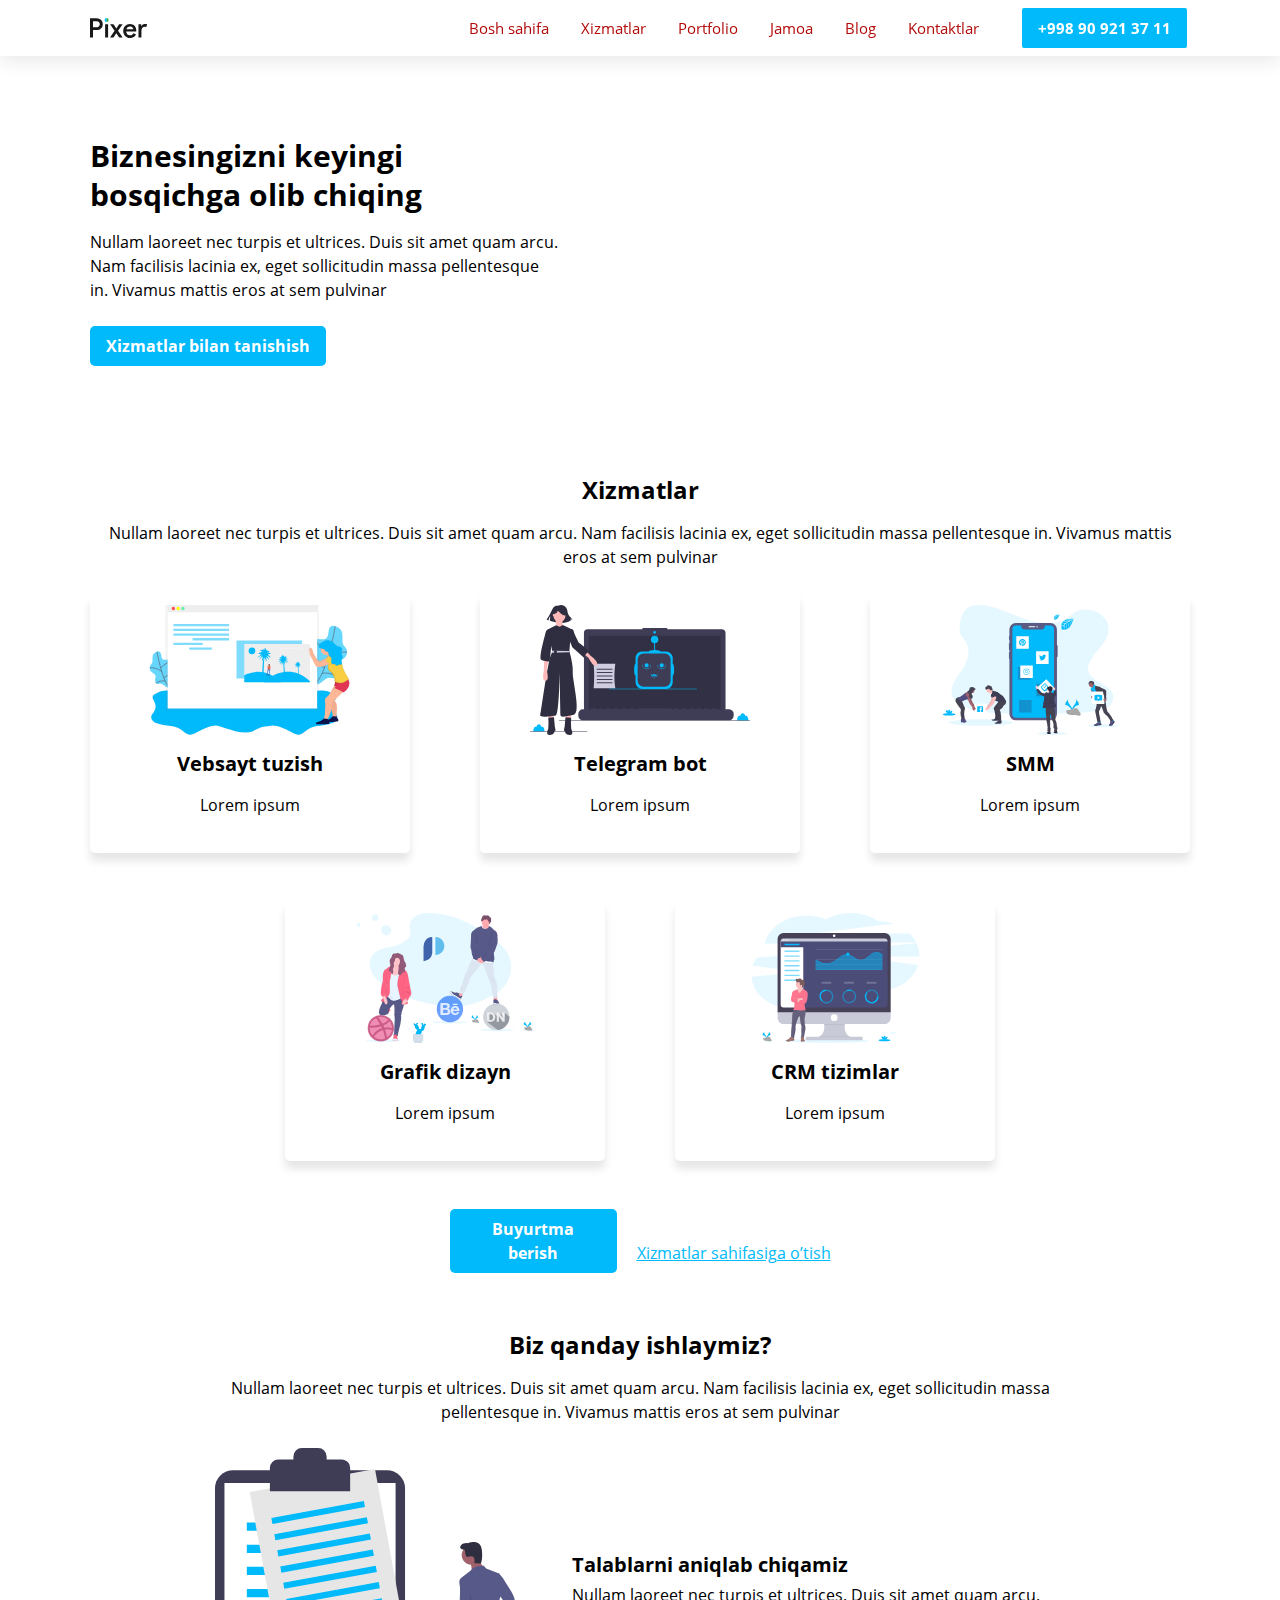
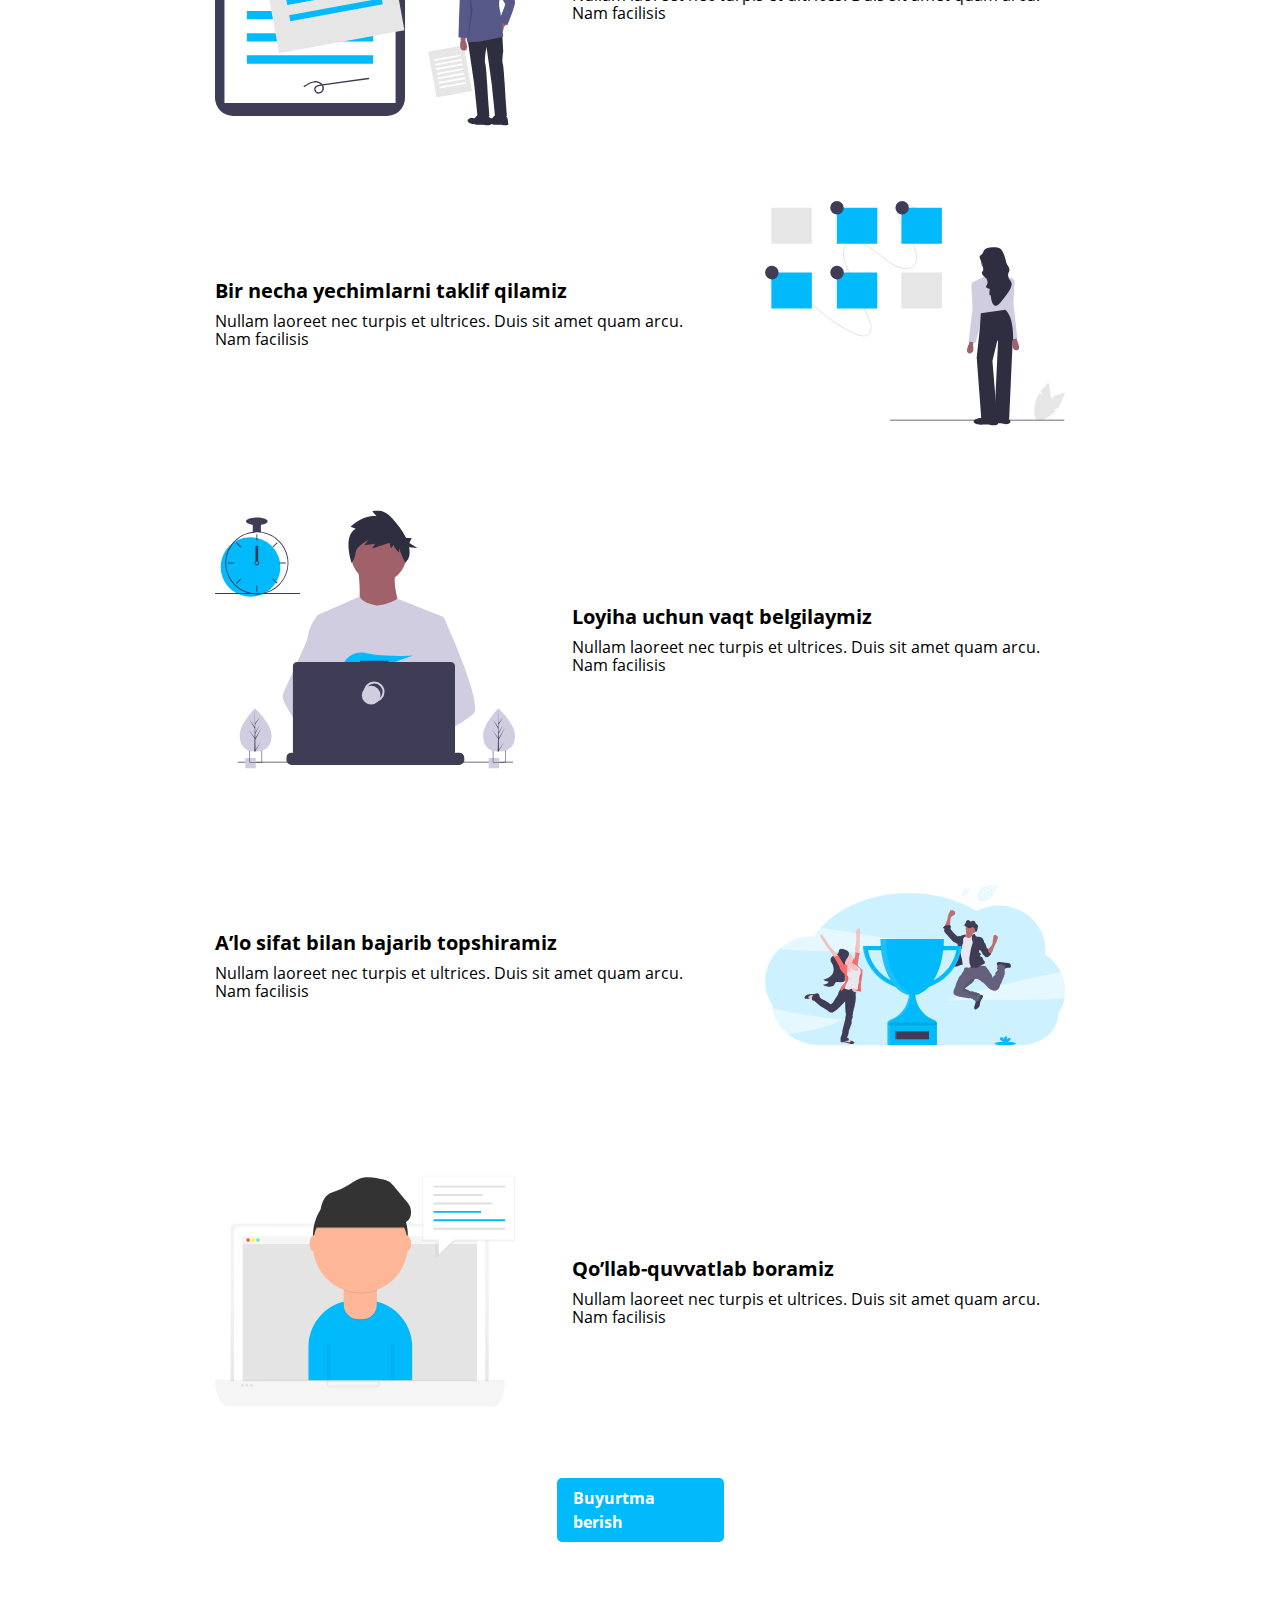
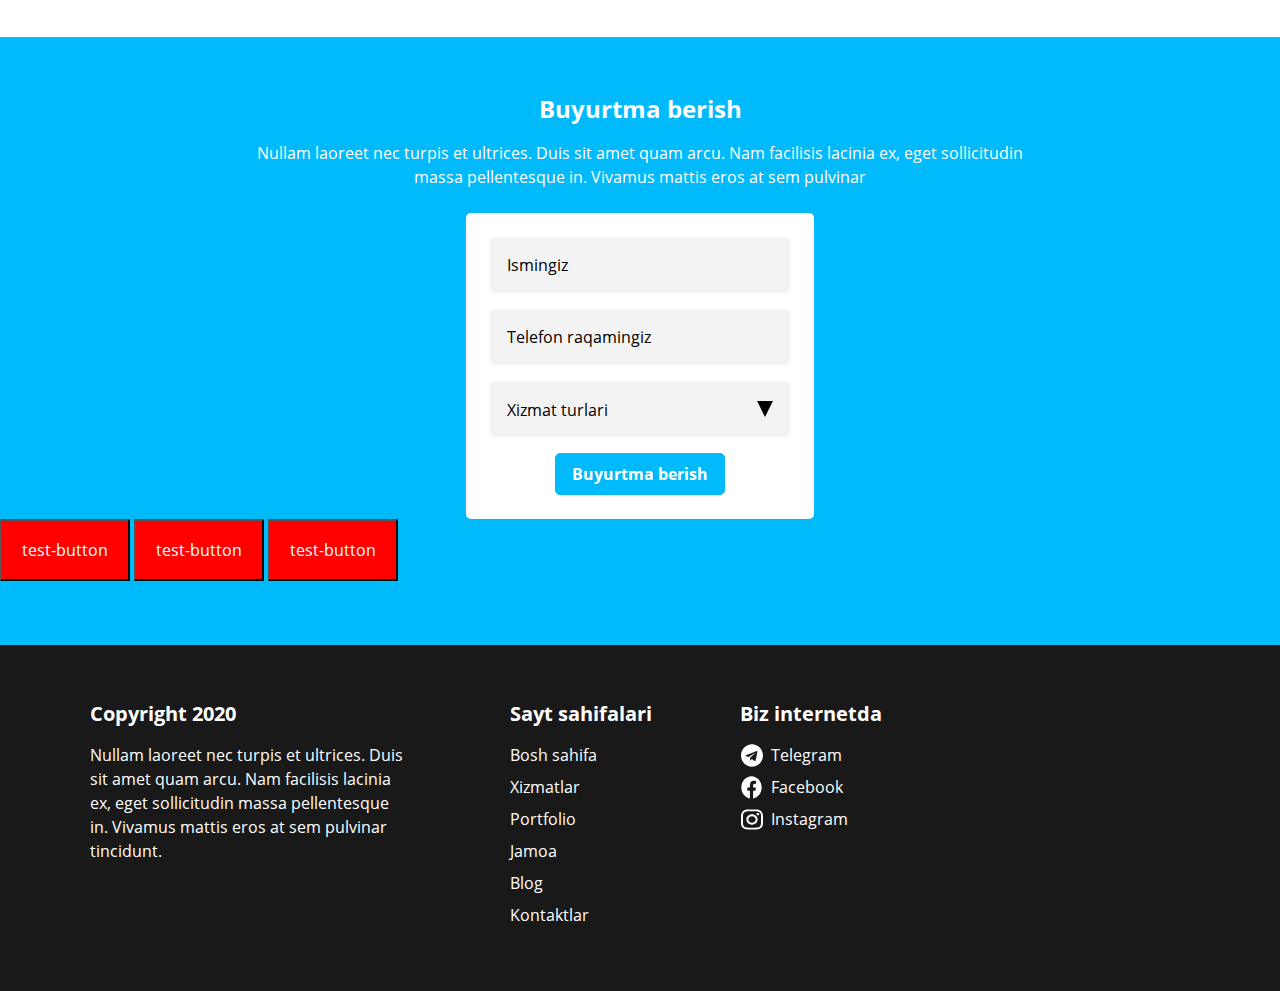
<file: index.html>
<!DOCTYPE html>
<html lang="en">
  <head>
    <meta charset="UTF-8" />
    <meta http-equiv="X-UA-Compatible" content="IE=edge" />
    <meta name="viewport" content="width=device-width, initial-scale=1.0" />
    <link rel="stylesheet" href="./css/normalize.css" />
    <!-- <link rel="stylesheet" href="./css/main.min.css" /> -->
    <link rel="stylesheet" href="./css/main.css" />
    <title>Document</title>
  </head>
  <body>
    <!-- header part -->
    <header class="header">
      <div class="container">
        <div class="header-wrapper">
          <a class="header-logo-link" href="#"
            ><img
              class="header-logo"
              src="./images/pixer-logo.svg"
              alt="a logo of Pixer"
              width="58"
              height="20"
          /></a>
          <nav class="nav-bar">
            <ul class="nav-list">
              <li class="nav-item">
                <a class="nav-link" href="#">Bosh sahifa</a>
              </li>

              <li class="nav-item services">
                <a class="nav-link" href="./services.html">Xizmatlar</a>
                <!-- dropdown menu -->
                <ul class="nav-services-list">
                  <li class="nav-services-item">
                    <a class="nav-services-link" href="#">Vebsayt</a>
                  </li>

                  <li class="nav-services-item">
                    <a class="nav-services-link" href="#">Telegram bot</a>
                  </li>

                  <li class="nav-services-item">
                    <a class="nav-services-link" href="#">SMM</a>
                  </li>

                  <li class="nav-services-item">
                    <a class="nav-services-link" href="#">Grafik dizayn</a>
                  </li>

                  <li class="nav-services-item">
                    <a class="nav-services-link" href="#">CRM tizim</a>
                  </li>
                </ul>
                <!-- dropdown menu end -->
              </li>

              <li class="nav-item">
                <a class="nav-link" href="#">Portfolio</a>
              </li>

              <li class="nav-item">
                <a class="nav-link" href="#">Jamoa</a>
              </li>

              <li class="nav-item">
                <a class="nav-link" href="#">Blog</a>
              </li>

              <li class="nav-item">
                <a class="nav-link" href="#">Kontaktlar</a>
              </li>
            </ul>
          </nav>

          <a class="header-phone" href="tel:998909213711">+998 90 921 37 11</a>
        </div>
      </div>
    </header>

    <main>
      <!-- intro section -->
      <section class="intro">
        <div class="container">
          <div class="intro-wrapper">
            <div class="intro-wrapper-info">
              <h1 class="intro-info-heading">
                Biznesingizni keyingi bosqichga olib chiqing
              </h1>

              <p class="intro-info-paragraph">
                Nullam laoreet nec turpis et ultrices. Duis sit amet quam arcu.
                Nam facilisis lacinia ex, eget sollicitudin massa pellentesque
                in. Vivamus mattis eros at sem pulvinar
              </p>

              <a class="intro-info-link" href="#services"
                >Xizmatlar bilan tanishish</a
              >
            </div>

            <iframe
              class="intro-youtube-video"
              width="458"
              height="258"
              src="https://www.youtube.com/embed/6_pru8U2RmM"
              title="YouTube video player"
              allow="accelerometer; autoplay; clipboard-write; encrypted-media; gyroscope; picture-in-picture"
              allowfullscreen
            ></iframe>
          </div>
        </div>
      </section>

      <!-- services section -->
      <section class="services">
        <div class="container">
          <div id="services" class="services-wrapper">
            <h2 class="services-heading">Xizmatlar</h2>

            <p class="services-paragraph">
              Nullam laoreet nec turpis et ultrices. Duis sit amet quam arcu.
              Nam facilisis lacinia ex, eget sollicitudin massa pellentesque in.
              Vivamus mattis eros at sem pulvinar
            </p>

            <ul class="services-list">
              <li class="services-item veb-site">
                <a class="services-link" href="#"
                  ><h3 class="services-link-heading">Vebsayt tuzish</h3>
                  <p class="services-link-paragraph">Lorem ipsum</p></a
                >
              </li>

              <li class="services-item telegram-bot">
                <a class="services-link" href="#"
                  ><h3 class="services-link-heading">Telegram bot</h3>
                  <p class="services-link-paragraph">Lorem ipsum</p></a
                >
              </li>

              <li class="services-item smm">
                <a class="services-link" href="#"
                  ><h3 class="services-link-heading">SMM</h3>
                  <p class="services-link-paragraph">Lorem ipsum</p></a
                >
              </li>

              <li class="services-item design">
                <a class="services-link" href="#"
                  ><h3 class="services-link-heading">Grafik dizayn</h3>
                  <p class="services-link-paragraph">Lorem ipsum</p></a
                >
              </li>

              <li class="services-item crm">
                <a class="services-link" href="#"
                  ><h3 class="services-link-heading">CRM tizimlar</h3>
                  <p class="services-link-paragraph">Lorem ipsum</p></a
                >
              </li>
            </ul>

            <div class="services-links">
              <a class="link-to-order" href="#order-form">Buyurtma berish</a>
              <a class="link-to-services" href="#"
                >Xizmatlar sahifasiga o’tish</a
              >
            </div>
          </div>
        </div>
      </section>

      <!-- instruction section -->
      <section class="instruction">
        <div class="container container-small">
          <h2 class="instruction-heading">Biz qanday ishlaymiz?</h2>
          <p class="instruction-paragraph">
            Nullam laoreet nec turpis et ultrices. Duis sit amet quam arcu. Nam
            facilisis lacinia ex, eget sollicitudin massa pellentesque in.
            Vivamus mattis eros at sem pulvinar
          </p>

          <ol class="instruction-list">
            <li class="instruction-item demands">
              <div class="instruction-item-wrapper">
                <h3 class="instruction-item-heading">
                  Talablarni aniqlab chiqamiz
                </h3>
                <p class="instruction-item-paragraph">
                  Nullam laoreet nec turpis et ultrices. Duis sit amet quam
                  arcu. Nam facilisis
                </p>
              </div>
            </li>

            <li class="instruction-item solution">
              <div class="instruction-item-wrapper">
                <h3 class="instruction-item-heading">
                  Bir necha yechimlarni taklif qilamiz
                </h3>
                <p class="instruction-item-paragraph">
                  Nullam laoreet nec turpis et ultrices. Duis sit amet quam
                  arcu. Nam facilisis
                </p>
              </div>
            </li>

            <li class="instruction-item time">
              <div class="instruction-item-wrapper">
                <h3 class="instruction-item-heading">
                  Loyiha uchun vaqt belgilaymiz
                </h3>
                <p class="instruction-item-paragraph">
                  Nullam laoreet nec turpis et ultrices. Duis sit amet quam
                  arcu. Nam facilisis
                </p>
              </div>
            </li>

            <li class="instruction-item quality">
              <div class="instruction-item-wrapper">
                <h3 class="instruction-item-heading">
                  A’lo sifat bilan bajarib topshiramiz
                </h3>
                <p class="instruction-item-paragraph">
                  Nullam laoreet nec turpis et ultrices. Duis sit amet quam
                  arcu. Nam facilisis
                </p>
              </div>
            </li>

            <li class="instruction-item support">
              <div class="instruction-item-wrapper">
                <h3 class="instruction-item-heading">
                  Qo’llab-quvvatlab boramiz
                </h3>
                <p class="instruction-item-paragraph">
                  Nullam laoreet nec turpis et ultrices. Duis sit amet quam
                  arcu. Nam facilisis
                </p>
              </div>
            </li>
          </ol>

          <a class="link-to-order center" href="#order-form">Buyurtma berish</a>
        </div>
      </section>

      <!-- order form section -->
      <section id="order-form" class="order-form">
        <div class="container container-small">
          <h2 class="order-form-heading">Buyurtma berish</h2>

          <p class="order-form-paragraph">
            Nullam laoreet nec turpis et ultrices. Duis sit amet quam arcu. Nam
            facilisis lacinia ex, eget sollicitudin massa pellentesque in.
            Vivamus mattis eros at sem pulvinar
          </p>

          <form class="form-filling" action="#" method="POST">
            <input
              class="form-filling-input"
              name="user_name"
              type="text"
              placeholder="Ismingiz"
              required
            />

            <input
              class="form-filling-input"
              name="user_phone_number"
              type="tel"
              placeholder="Telefon raqamingiz"
              required
            />

            <select
              class="form-filling-input form-filling-select"
              name="user_service_choice"
              id="user_service_choice"
              required
            >
              <option value="" selected>Xizmat turlari</option>
              <option value="web_site">Vebsayt tuzish</option>
              <option value="telegram_bot">Telegram bot</option>
              <option value="smm">SMM</option>
              <option value="graphic_designer">Grafik dizayn</option>
              <option value="crm_systems">CRM tizimlar</option>
            </select>

            <button class="form-filling-button" type="submit">
              Buyurtma berish
            </button>
          </form>
        </div>
        <button class="button" type="button">test-button</button>
        <button class="button" type="button">test-button</button>
        <button class="button" type="button">test-button</button>
      </section>
    </main>

    <!-- footer part -->
    <footer class="footer">
      <div class="container">
        <div class="footer-wrapper">
          <div class="footer-rights">
            <h2 class="footer-heading">Copyright 2020</h2>

            <p class="footer-paragraph">
              Nullam laoreet nec turpis et ultrices. Duis sit amet quam arcu.
              Nam facilisis lacinia ex, eget sollicitudin massa pellentesque in.
              Vivamus mattis eros at sem pulvinar tincidunt.
            </p>
          </div>

          <div class="footer-pages">
            <h2 class="footer-heading">Sayt sahifalari</h2>
            <ul class="footer-list">
              <li class="footer-item">
                <a class="footer-link" href="#">Bosh sahifa</a>
              </li>

              <li class="footer-item">
                <a class="footer-link" href="#">Xizmatlar</a>
              </li>

              <li class="footer-item">
                <a class="footer-link" href="#">Portfolio</a>
              </li>

              <li class="footer-item">
                <a class="footer-link" href="#">Jamoa</a>
              </li>

              <li class="footer-item">
                <a class="footer-link" href="#">Blog</a>
              </li>

              <li class="footer-item">
                <a class="footer-link" href="#">Kontaktlar</a>
              </li>
            </ul>
          </div>

          <div class="footer-sites">
            <h2 class="footer-heading">Biz internetda</h2>
            <ul class="footer-list">
              <li class="footer-item pseudo telegram">
                <a
                  class="footer-link"
                  href="https://xn--80affa3aj0al.xn--80asehdb/#/login"
                  target="_blank"
                  >Telegram</a
                >
              </li>

              <li class="footer-item pseudo facebook">
                <a
                  class="footer-link"
                  href="https://www.googleadservices.com/pagead/aclk?sa=L&ai=DChcSEwia-bXn57vwAhVMu9UKHValBIsYABAAGgJ3cw&ae=2&ohost=www.google.com&cid=CAESQOD2Mo-J-kqwTE9XgtGqnvxPbgODMGAL-4sDoNOUkrKb7G5QtxkGcoBHPSUy90bLvr65lMOGISNRvPGaNb2hXoM&sig=AOD64_0RL-OAKFk4ry4wuZ9LUNogVmgsow&q&adurl&ved=2ahUKEwitn67n57vwAhVCCBAIHY4wBUUQ0Qx6BAgDEAE"
                  target="_blank"
                  >Facebook</a
                >
              </li>

              <li class="footer-item pseudo instagram">
                <a
                  class="footer-link"
                  href="https://www.instagram.com/"
                  target="_blank"
                  >Instagram</a
                >
              </li>
            </ul>
          </div>
        </div>
      </div>
    </footer>
  </body>
</html>
</file>
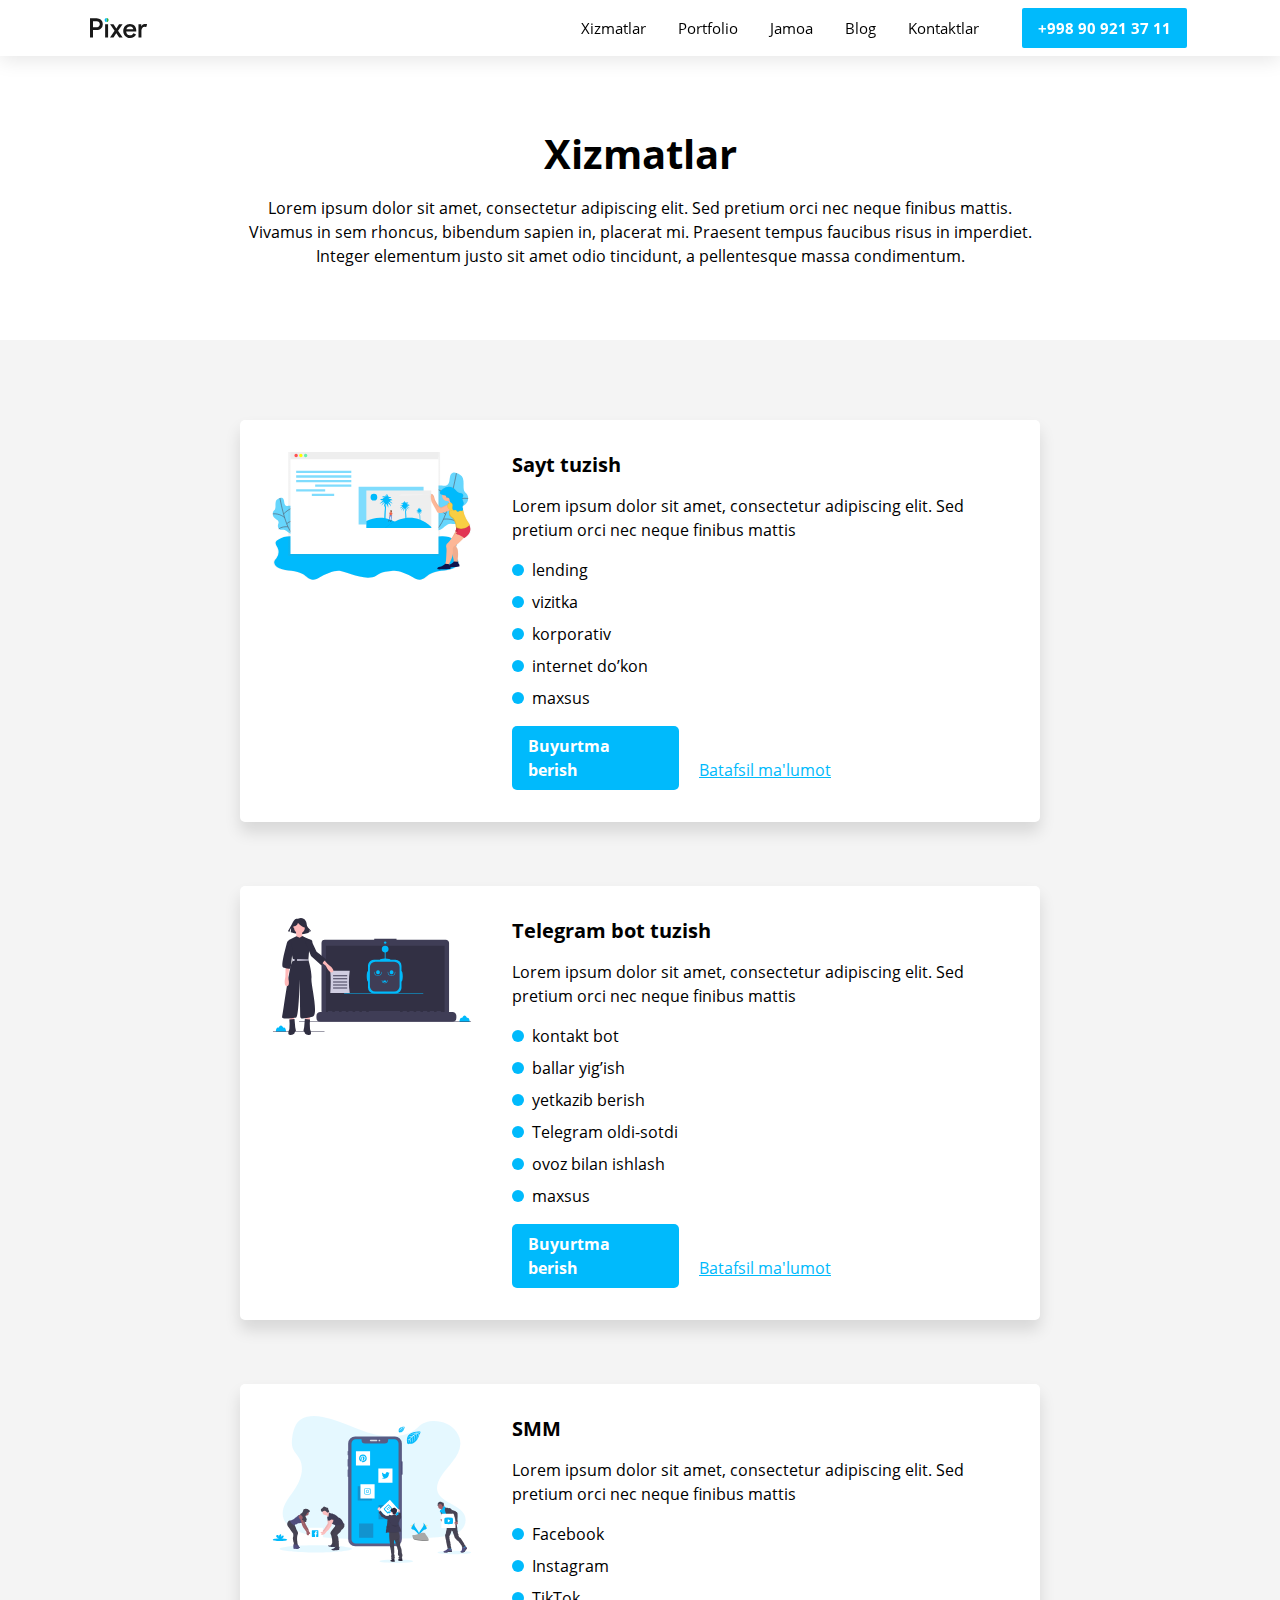
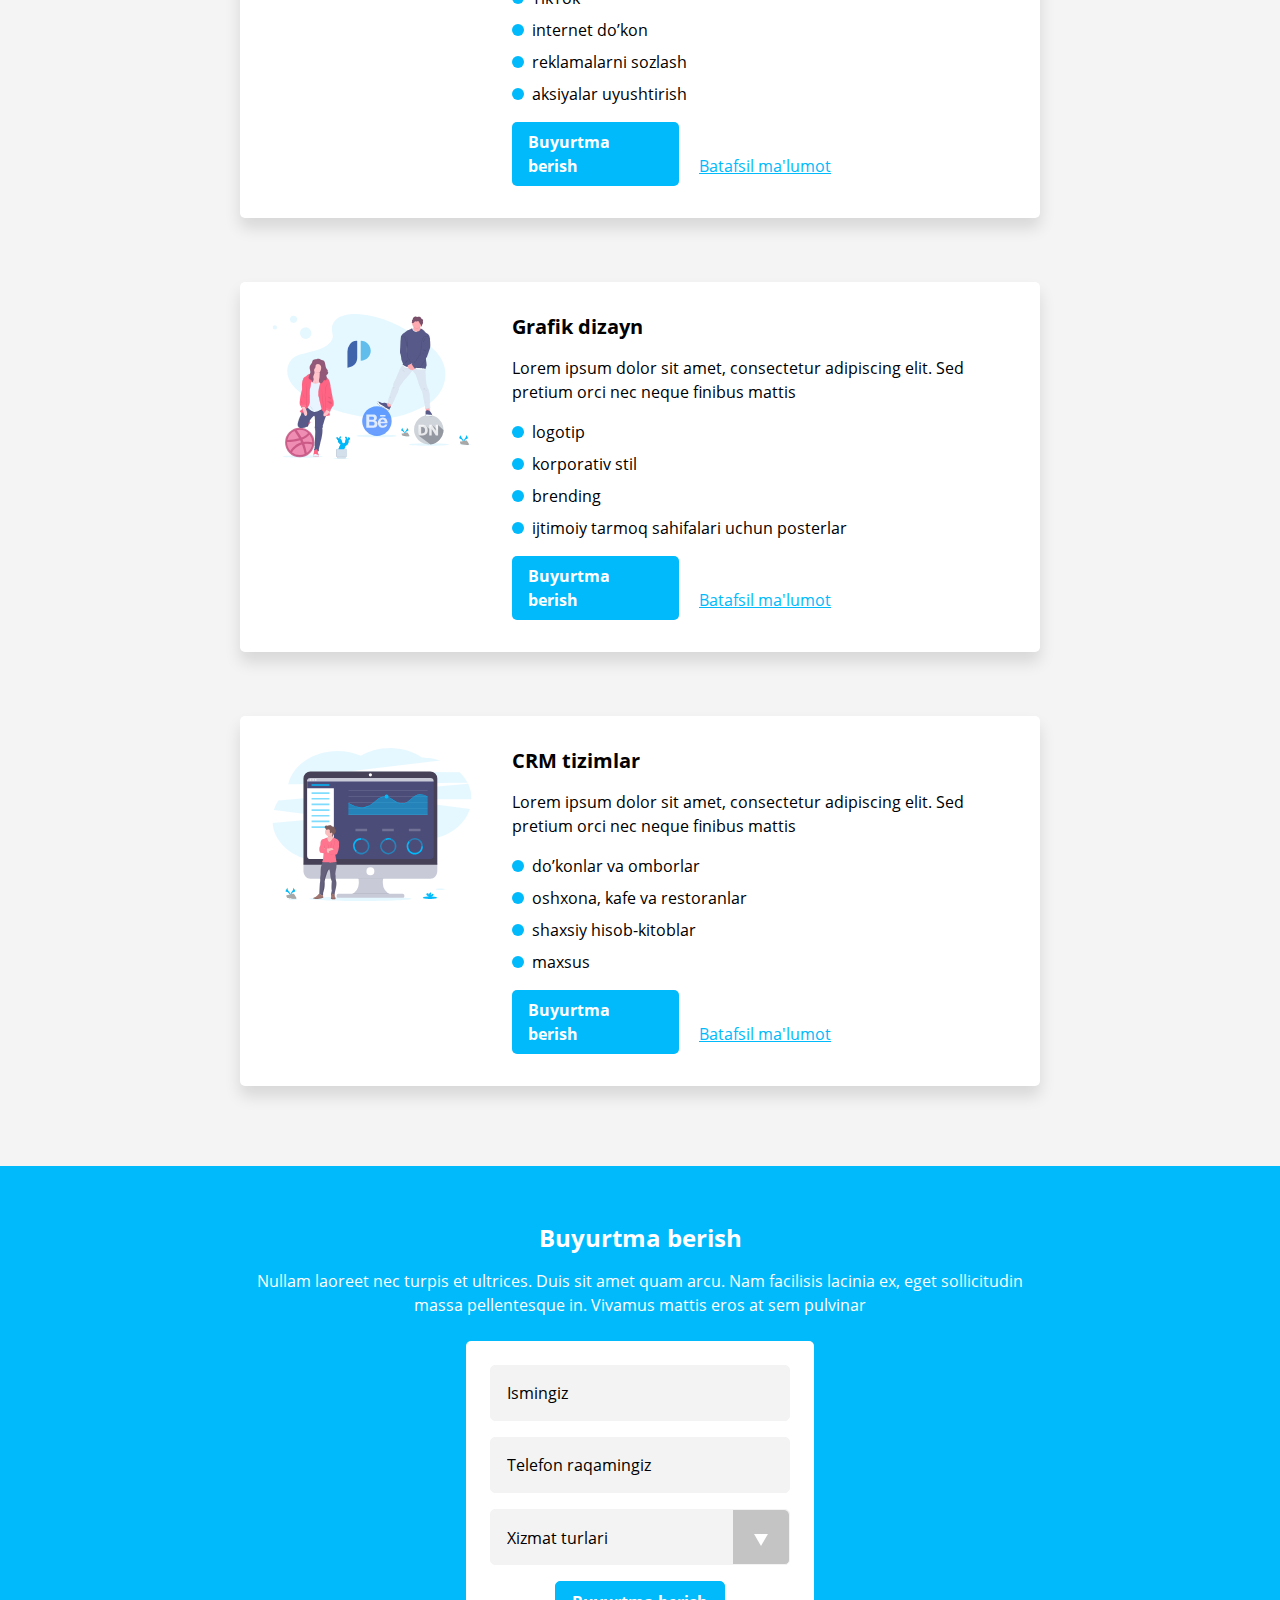
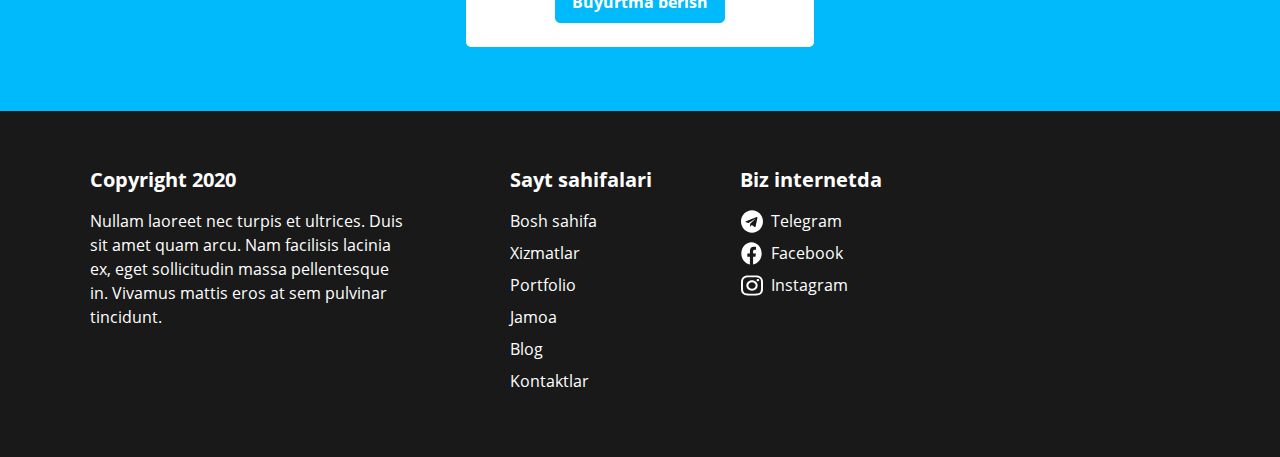
<file: services.html>
<!DOCTYPE html>
<html lang="en">
  <head>
    <meta charset="UTF-8" />
    <meta http-equiv="X-UA-Compatible" content="IE=edge" />
    <meta name="viewport" content="width=device-width, initial-scale=1.0" />
    <link rel="stylesheet" href="./css/normalize.css" />
    <link rel="stylesheet" href="./css/main.min.css" />
    <!-- <link rel="stylesheet" href="./css/main.css" /> -->
    <title>Document</title>
  </head>
  <body>
    <!-- header part -->
    <header class="header">
      <div class="container">
        <div class="header-wrapper">
          <a class="header-logo-link" href="#"
            ><img
              class="header-logo"
              src="./images/pixer-logo.svg"
              alt="a logo of Pixer"
              width="58"
              height="20"
          /></a>
          <nav class="nav-bar">
            <ul class="nav-list">
              <li class="nav-item services">
                <a class="nav-link" href="#">Xizmatlar</a>
                <!-- dropdown menu -->
                <ul class="nav-services-list">
                  <li class="nav-services-item">
                    <a class="nav-services-link" href="#">Vebsayt</a>
                  </li>

                  <li class="nav-services-item">
                    <a class="nav-services-link" href="#">Telegram bot</a>
                  </li>

                  <li class="nav-services-item">
                    <a class="nav-services-link" href="#">SMM</a>
                  </li>

                  <li class="nav-services-item">
                    <a class="nav-services-link" href="#">Grafik dizayn</a>
                  </li>

                  <li class="nav-services-item">
                    <a class="nav-services-link" href="#">CRM tizim</a>
                  </li>
                </ul>
                <!-- dropdown menu end -->
              </li>

              <li class="nav-item">
                <a class="nav-link" href="#">Portfolio</a>
              </li>

              <li class="nav-item">
                <a class="nav-link" href="#">Jamoa</a>
              </li>

              <li class="nav-item">
                <a class="nav-link" href="#">Blog</a>
              </li>

              <li class="nav-item">
                <a class="nav-link" href="#">Kontaktlar</a>
              </li>
            </ul>
          </nav>

          <a class="header-phone" href="tel:998909213711">+998 90 921 37 11</a>
        </div>
      </div>
    </header>

    <main>
      <!-- services page -->
      <section class="services-intro">
        <div class="container container-800">
          <h2 class="services-intro-heading">Xizmatlar</h2>
          <p class="services-intro-paragraph">
            Lorem ipsum dolor sit amet, consectetur adipiscing elit. Sed pretium
            orci nec neque finibus mattis. Vivamus in sem rhoncus, bibendum
            sapien in, placerat mi. Praesent tempus faucibus risus in imperdiet.
            Integer elementum justo sit amet odio tincidunt, a pellentesque
            massa condimentum.
          </p>
        </div>
      </section>

      <!-- services-list part -->
      <section class="services-info">
        <div class="container container-800">
          <ul class="services-info-list">
            <li class="services-info-item veb-site-info">
              <h3 class="card-heading">Sayt tuzish</h3>
              <p class="card-paragraph">
                Lorem ipsum dolor sit amet, consectetur adipiscing elit. Sed
                pretium orci nec neque finibus mattis
              </p>

              <ul class="card-list">
                <li class="card-item">lending</li>
                <li class="card-item">vizitka</li>
                <li class="card-item">korporativ</li>
                <li class="card-item">internet do’kon</li>
                <li class="card-item">maxsus</li>
              </ul>

              <div class="card-link-wrapper">
                <a class="link-to-order" href="#order-form">Buyurtma berish</a>
                <a class="link-to-services" href="#">Batafsil ma'lumot</a>
              </div>
            </li>

            <li class="services-info-item telegram-bot-info">
              <h3 class="card-heading">Telegram bot tuzish</h3>
              <p class="card-paragraph">
                Lorem ipsum dolor sit amet, consectetur adipiscing elit. Sed
                pretium orci nec neque finibus mattis
              </p>

              <ul class="card-list">
                <li class="card-item">kontakt bot</li>
                <li class="card-item">ballar yig’ish</li>
                <li class="card-item">yetkazib berish</li>
                <li class="card-item">Telegram oldi-sotdi</li>
                <li class="card-item">ovoz bilan ishlash</li>
                <li class="card-item">maxsus</li>
              </ul>

              <div class="card-link-wrapper">
                <a class="link-to-order" href="#order-form">Buyurtma berish</a>
                <a class="link-to-services" href="#">Batafsil ma'lumot</a>
              </div>
            </li>

            <li class="services-info-item smm-info">
              <h3 class="card-heading">SMM</h3>
              <p class="card-paragraph">
                Lorem ipsum dolor sit amet, consectetur adipiscing elit. Sed
                pretium orci nec neque finibus mattis
              </p>

              <ul class="card-list">
                <li class="card-item">Facebook</li>
                <li class="card-item">Instagram</li>
                <li class="card-item">TikTok</li>
                <li class="card-item">internet do’kon</li>
                <li class="card-item">reklamalarni sozlash</li>
                <li class="card-item">aksiyalar uyushtirish</li>
              </ul>

              <div class="card-link-wrapper">
                <a class="link-to-order" href="#order-form">Buyurtma berish</a>
                <a class="link-to-services" href="#">Batafsil ma'lumot</a>
              </div>
            </li>

            <li class="services-info-item design-info">
              <h3 class="card-heading">Grafik dizayn</h3>
              <p class="card-paragraph">
                Lorem ipsum dolor sit amet, consectetur adipiscing elit. Sed
                pretium orci nec neque finibus mattis
              </p>

              <ul class="card-list">
                <li class="card-item">logotip</li>
                <li class="card-item">korporativ stil</li>
                <li class="card-item">brending</li>
                <li class="card-item">
                  ijtimoiy tarmoq sahifalari uchun posterlar
                </li>
              </ul>

              <div class="card-link-wrapper">
                <a class="link-to-order" href="#order-form">Buyurtma berish</a>
                <a class="link-to-services" href="#">Batafsil ma'lumot</a>
              </div>
            </li>

            <li class="services-info-item crm-info">
              <h3 class="card-heading">CRM tizimlar</h3>
              <p class="card-paragraph">
                Lorem ipsum dolor sit amet, consectetur adipiscing elit. Sed
                pretium orci nec neque finibus mattis
              </p>

              <ul class="card-list">
                <li class="card-item">do’konlar va omborlar</li>
                <li class="card-item">oshxona, kafe va restoranlar</li>
                <li class="card-item">shaxsiy hisob-kitoblar</li>
                <li class="card-item">maxsus</li>
              </ul>

              <div class="card-link-wrapper">
                <a class="link-to-order" href="#order-form">Buyurtma berish</a>
                <a class="link-to-services" href="#">Batafsil ma'lumot</a>
              </div>
            </li>
          </ul>
        </div>
      </section>

      <!-- order form section -->
      <section id="order-form" class="order-form">
        <div class="container container-small">
          <h2 class="order-form-heading">Buyurtma berish</h2>

          <p class="order-form-paragraph">
            Nullam laoreet nec turpis et ultrices. Duis sit amet quam arcu. Nam
            facilisis lacinia ex, eget sollicitudin massa pellentesque in.
            Vivamus mattis eros at sem pulvinar
          </p>

          <form class="form-filling" action="#" method="POST">
            <input
              class="form-filling-input"
              name="user_name"
              type="text"
              placeholder="Ismingiz"
              required
            />

            <input
              class="form-filling-input"
              name="user_phone_number"
              type="tel"
              placeholder="Telefon raqamingiz"
              required
            />

            <select
              class="form-filling-input form-filling-select white-select-icon"
              name="user_service_choice"
              id="user_service_choice"
              required
            >
              <option value="" selected>Xizmat turlari</option>
              <option value="web_site">Vebsayt tuzish</option>
              <option value="telegram_bot">Telegram bot</option>
              <option value="smm">SMM</option>
              <option value="graphic_designer">Grafik dizayn</option>
              <option value="crm_systems">CRM tizimlar</option>
            </select>

            <button class="form-filling-button" type="submit">
              Buyurtma berish
            </button>
          </form>
        </div>
      </section>
    </main>

    <!-- footer part -->
    <footer class="footer">
      <div class="container">
        <div class="footer-wrapper">
          <div class="footer-rights">
            <h2 class="footer-heading">Copyright 2020</h2>

            <p class="footer-paragraph">
              Nullam laoreet nec turpis et ultrices. Duis sit amet quam arcu.
              Nam facilisis lacinia ex, eget sollicitudin massa pellentesque in.
              Vivamus mattis eros at sem pulvinar tincidunt.
            </p>
          </div>

          <div class="footer-pages">
            <h2 class="footer-heading">Sayt sahifalari</h2>
            <ul class="footer-list">
              <li class="footer-item">
                <a class="footer-link" href="#">Bosh sahifa</a>
              </li>

              <li class="footer-item">
                <a class="footer-link" href="#">Xizmatlar</a>
              </li>

              <li class="footer-item">
                <a class="footer-link" href="#">Portfolio</a>
              </li>

              <li class="footer-item">
                <a class="footer-link" href="#">Jamoa</a>
              </li>

              <li class="footer-item">
                <a class="footer-link" href="#">Blog</a>
              </li>

              <li class="footer-item">
                <a class="footer-link" href="#">Kontaktlar</a>
              </li>
            </ul>
          </div>

          <div class="footer-sites">
            <h2 class="footer-heading">Biz internetda</h2>
            <ul class="footer-list">
              <li class="footer-item pseudo telegram">
                <a
                  class="footer-link"
                  href="https://xn--80affa3aj0al.xn--80asehdb/#/login"
                  target="_blank"
                  >Telegram</a
                >
              </li>

              <li class="footer-item pseudo facebook">
                <a
                  class="footer-link"
                  href="https://www.googleadservices.com/pagead/aclk?sa=L&ai=DChcSEwia-bXn57vwAhVMu9UKHValBIsYABAAGgJ3cw&ae=2&ohost=www.google.com&cid=CAESQOD2Mo-J-kqwTE9XgtGqnvxPbgODMGAL-4sDoNOUkrKb7G5QtxkGcoBHPSUy90bLvr65lMOGISNRvPGaNb2hXoM&sig=AOD64_0RL-OAKFk4ry4wuZ9LUNogVmgsow&q&adurl&ved=2ahUKEwitn67n57vwAhVCCBAIHY4wBUUQ0Qx6BAgDEAE"
                  target="_blank"
                  >Facebook</a
                >
              </li>

              <li class="footer-item pseudo instagram">
                <a
                  class="footer-link"
                  href="https://www.instagram.com/"
                  target="_blank"
                  >Instagram</a
                >
              </li>
            </ul>
          </div>
        </div>
      </div>
    </footer>
  </body>
</html>
</file>
<file: css/main.css>
@font-face {
  font-family: "Open Sans";
  font-style: normal;
  font-weight: 400;
  src: local(""),
    url("../fonts/open-sans-v18-latin-regular.woff2") format("woff2"),
    url("../fonts/open-sans-v18-latin-regular.woff") format("woff");
}
@font-face {
  font-family: "Open Sans";
  font-style: normal;
  font-weight: 700;
  src: local(""), url("../fonts/open-sans-v18-latin-700.woff2") format("woff2"),
    url("../fonts/open-sans-v18-latin-700.woff") format("woff");
}

* {
  box-sizing: border-box;
}

body {
  margin: 0;
  padding: 0;
  padding-top: 56px;
  font-family: "Open Sans", Calibri, sans-serif;
}

.container {
  width: 1140px;
  padding: 0 20px;
  margin: 0 auto;
}

/* header part */

.header {
  position: fixed;
  top: 0;
  left: 0;
  z-index: 1000;
  width: 100%;
  background: #ffffff;
  box-shadow: 0px 4px 20px rgba(0, 0, 0, 0.1);
}

.header-wrapper {
  display: flex;
  align-items: center;
}

.header-logo-link {
  width: 58px;
  margin-right: auto;
}

.header-logo {
  display: block;
}

.header-logo:hover {
  opacity: 0.8;
}

.header-logo:active {
  opacity: 0.4;
}

.nav-bar {
}

.nav-list {
  display: flex;
  list-style: none;
  margin: 0;
  padding: 0;
}

.nav-item {
  position: relative;
  z-index: 1;
  display: inline-block;
  padding: 16px;
}

.nav-link {
  width: 100%;
  font-size: 15px;
  line-height: 24px;
  color: #b30a0a;
  text-decoration: none;
}

.nav-link::after {
  position: absolute;
  bottom: 0;
  left: 0;
  display: inline-block;
  display: none;
  width: 100%;
  height: 3px;
  background-color: #191919;
  content: "";
}
.button{
  display: inline-block;
  padding: 20px;
  background-color:red;
  color: white;
  text-align: center;
  margin: 0 auto;
}
.nav-item:hover .nav-link::after {
  display: block;
}

.nav-item:active .nav-link {
  color: #fff;
}

.nav-item:active {
  background: rgba(25, 25, 25, 0.7);
}

.nav-item:active .nav-link::after {
  display: none;
}

/* dropdown menu */
.services {
  position: relative;
  z-index: 1;
}

.services:hover .nav-services-list {
  display: block;
}

.nav-services-list {
  position: absolute;
  top: 100%;
  right: 50%;
  transform: translateX(50%);
  display: none;
  width: 124px;
  margin: 0;
  padding: 0;
  list-style: none;
  background: #ffffff;
  box-shadow: 0px 4px 24px rgba(0, 0, 0, 0.1);
  border-radius: 5px;
}

.nav-services-item {
}

.nav-services-item:hover .nav-services-link {
  color: #fff;
  background: #00bafc;
}

.nav-services-item:active .nav-services-link {
  opacity: 0.6;
}

.nav-services-link {
  display: inline-block;
  width: 100%;
  padding: 16px;
  color: #000000;
  text-decoration: none;
  font-size: 14px;
  line-height: 24px;
}

/* dropdown menu end */

.header-phone {
  display: inline-block;
  margin-left: 24px;
  padding: 8px 16px;
  color: #ffffff;
  text-decoration: none;
  font-weight: bold;
  font-size: 15px;
  line-height: 24px;
  border-radius: 5px;
  background-color: #00bafc;
  border: 3px solid #fff;
  border-radius: 5px;
}

.header-phone:hover {
  color: #00bafc;
  background-color: white;
  border: 3px solid #00bafc;
}

.header-phone:active {
  color: #fff;
  background: rgba(0, 186, 252, 0.6);
}

/* intro section */
.intro {
  padding: 80px 0;
}

.intro-wrapper {
  display: flex;
  justify-content: space-between;
}

.intro-wrapper-info {
  width: 470px;
}

.intro-info-heading {
  margin: 0;
  margin-bottom: 16px;
  font-size: 30px;
  line-height: 130%;
}

.intro-info-paragraph {
  margin: 0;
  margin-bottom: 24px;
  font-size: 16px;
  line-height: 24px;
}

.intro-info-link {
  display: inline-block;
  padding: 8px 16px;
  color: #ffffff;
  text-decoration: none;
  font-weight: bold;
  font-size: 16px;
  line-height: 24px;
  background: #00bafc;
  border-radius: 5px;
}

.intro-info-link:hover {
  background: rgba(0, 186, 252, 0.8);
}

.intro-info-link:active {
  background: rgba(0, 186, 252, 0.6);
}

.intro-youtube-video {
  border-radius: 5px;
  border: none;
}

/* services section */
.services {
}

.services-wrapper {
  margin-bottom: 56px;
}

.services-heading {
  margin: 0;
  margin-bottom: 16px;
  font-size: 24px;
  line-height: 130%;
  text-align: center;
}

.services-paragraph {
  margin: 0;
  margin-bottom: 24px;
  font-size: 16px;
  line-height: 24px;
  text-align: center;
}

.services-list {
  display: flex;
  flex-wrap: wrap;
  justify-content: space-between;
  list-style: none;
  margin: 0;
  padding: 0;
}

.services-item {
  display: flex;
  flex-direction: column;
  align-items: center;
  justify-content: center;
  width: 320px;
  height: 260px;
  margin-bottom: 48px;
  padding: 0;
  background: #ffffff;
  box-shadow: 0px 8px 8px rgba(0, 0, 0, 0.1);
  border-radius: 5px;
}

.services-item:hover {
  box-shadow: 0px 12px 21px rgba(0, 0, 0, 0.1);
}

.services-item:active {
  box-shadow: 0px 4px 4px rgba(0, 0, 0, 0.2);
}

.services-item::before {
  display: inline-block;
  width: 250px;
  height: 130px;
  margin-bottom: 16px;
  background-repeat: no-repeat;
  background-position: center;
  content: "";
}

.veb-site::before {
  background-image: url(../images/services-part/website-illustration.svg);
  background-size: 202px 130px;
}

.telegram-bot::before {
  background-image: url(../images/services-part/bot-illustration.svg);
  background-size: 222px 130px;
}

.smm::before {
  background-image: url(../images/services-part/smm-illustration.svg);
  background-size: 177px 130px;
}

.design {
  margin-left: 195px;
}

.design::before {
  background-image: url(../images/services-part/design-illustration.svg);
  background-size: 179px 130px;
}

.crm {
  margin-right: 195px;
}

.crm::before {
  background-image: url(../images/services-part/crm-illustration.svg);
  background-size: 169px 130px;
}

.services-link {
  text-decoration: none;
  color: #000000;
}

.services-link-heading {
  margin: 0;
  margin-bottom: 16px;
  font-size: 20px;
  line-height: 130%;
  text-align: center;
}

.services-link-paragraph {
  margin: 0;
  margin-bottom: 24px;
  font-size: 16px;
  line-height: 24px;
  text-align: center;
}

.services-links {
  text-align: center;
}

.link-to-order {
  display: inline-block;
  width: 167px;
  margin: 0 auto;
  padding: 8px 16px;
  text-decoration: none;
  color: #ffffff;
  font-weight: bold;
  font-size: 16px;
  line-height: 24px;
  background: #00bafc;
  border-radius: 5px;
}

.link-to-order:hover {
  background: rgba(0, 186, 252, 0.8);
}

.link-to-order:active {
  background: rgba(0, 186, 252, 0.6);
}

.link-to-services {
  display: inline-block;
  margin-left: 16px;
  font-size: 16px;
  line-height: 24px;
  text-align: center;
  text-decoration-line: underline;
  color: #00bafc;
}

/* instruction section */
.instruction {
  margin-bottom: 95px;
}

.container-small {
  width: 890px;
}

.instruction-heading {
  margin: 0;
  margin-bottom: 16px;
  padding: 0;
  text-align: center;
  font-size: 24px;
  line-height: 130%;
  text-align: center;
}

.instruction-paragraph {
  margin: 0;
  margin-bottom: 24px;
  padding: 0;
  text-align: center;
  font-size: 16px;
  line-height: 24px;
  text-align: center;
}

.instruction-list {
  margin: 0;
  padding: 0;
  list-style: none;
}

.instruction-item {
  position: relative;
  z-index: 1;
  display: flex;
  justify-content: space-between;
  align-items: center;
  margin-bottom: 48px;
  padding: 0;
}

.instruction-item::before {
  display: inline-block;
  width: 300px;
  height: 278px;
  background-repeat: no-repeat;
  background-position: center;
  content: "";
}

.demands::before {
  background-image: url(../images/instruction-part/demands.svg);
  background-size: 300px 278px;
}

.solution::before {
  background-image: url(../images/instruction-part/solution.svg);
  background-size: 300px 225px;
}

.time::before {
  background-image: url(../images/instruction-part/time.svg);
  background-size: 300px 259px;
}

.quality::before {
  background-image: url(../images/instruction-part/quality.svg);
  background-size: 300px 162px;
}

.support::before {
  background-image: url(../images/instruction-part/support.svg);
  background-size: 300px 232px;
}

.instruction-item:nth-child(2n)::before {
  order: 1;
}

.instruction-item-wrapper {
  width: 493px;
}

.instruction-item-heading {
  margin: 0;
  margin-bottom: 8px;
  font-size: 20px;
  line-height: 130%;
}

.instruction-item-paragraph {
  margin: 0;
}

.center {
  display: block;
  margin: 0 auto;
}

/* order form section */
.order-form {
  padding-top: 56px;
  padding-bottom: 64px;
  width: 100%;
  background: #00bafc;
}

.order-form-heading {
  margin: 0;
  margin-bottom: 16px;
  text-align: center;
  font-size: 24px;
  line-height: 130%;
  text-align: center;
  color: #ffffff;
}

.order-form-paragraph {
  margin: 0;
  margin-bottom: 24px;
  padding: 0 30px;
  font-size: 16px;
  line-height: 150%;
  text-align: center;
  color: #ffffff;
}

.form-filling {
  display: flex;
  flex-direction: column;
  margin: 0 auto;
  padding: 24px;
  width: 348px;
  text-align: center;
  background: #ffffff;
  border-radius: 5px;
}

.form-filling-input {
  width: 300px;
  height: 56px;
  margin-bottom: 16px;
  padding: 16px;
  font-size: 16px;
  line-height: 150%;
  background: #f3f3f3;
  border: 1px solid #f3f3f3;
  border-radius: 5px;
}

.form-filling-select {
  appearance: none;
  width: 300px;
  height: 56px;
  margin-bottom: 16px;
  background-image: url(../images/select-icon.svg);
  background-repeat: no-repeat;
  background-size: 16px 16px;
  background-position: right 16px top 50%;
}

.form-filling-input::placeholder {
  font-size: 16px;
  line-height: 150%;
  color: #000000;
}

.form-filling-button {
  display: inline-block;
  width: 170px;
  margin: 0 auto;
  padding: 8px 16px;
  text-decoration: none;
  color: #ffffff;
  font-weight: bold;
  font-size: 16px;
  line-height: 24px;
  background: #00bafc;
  border: 1px solid #00bafc;
  border-radius: 5px;
}

.form-filling-button:hover {
  background: rgba(0, 186, 252, 0.8);
}

.form-filling-button:active {
  background: rgba(0, 186, 252, 0.6);
}

/* footer part */

.footer {
  width: 100%;
  padding-top: 56px;
  padding-bottom: 56px;
  background: #191919;
}

.footer-wrapper {
  display: flex;
}

.footer-rights {
  width: 320px;
  margin-right: 100px;
}

.footer-heading {
  margin: 0;
  margin-bottom: 16px;
  font-size: 20px;
  line-height: 130%;
  color: #ffffff;
}

.footer-paragraph {
  margin: 0;
  font-size: 16px;
  line-height: 150%;
  color: #ffffff;
}

.footer-pages {
  width: 143px;
  margin-right: 87px;
}

.footer-sites {
}

.footer-list {
  margin: 0;
  padding: 0;
  list-style: none;
}

.footer-item {
  margin-bottom: 8px;
}

.pseudo {
  position: relative;
  z-index: 1;
  display: flex;
  align-items: center;
}

.pseudo::before {
  display: inline-block;
  width: 23px;
  height: 23px;
  margin-right: 8px;
  background-repeat: no-repeat;
  background-position: center;
  content: "";
}

.telegram::before {
  background-image: url(../images/footer-part/telegram.svg);
  background-size: 22px 23px;
}

.facebook::before {
  background-image: url(../images/footer-part/facebook.svg);
  background-size: 21px 23px;
}

.instagram::before {
  background-image: url(../images/footer-part/instagram.svg);
  background-size: 22px 21px;
}

.footer-link {
  display: inline-block;
  text-decoration: none;
  font-size: 16px;
  line-height: 24px;
  color: #ffffff;
}

.footer-link:hover {
  color: #00bafc;
}

.footer-link:active {
  opacity: 0.6;
}

/* services page */

.services-intro {
  margin-top: 72px;
  background-color: #fff;
}

.container-800 {
  width: 840px;
}

.services-intro-heading {
  margin: 0;
  margin-bottom: 16px;
  padding: 0;
  text-align: center;
  font-size: 40px;
  line-height: 130%;
}

.services-intro-paragraph {
  margin: 0;
  margin-bottom: 72px;
  font-size: 16px;
  line-height: 24px;
  text-align: center;
}

/* services list part */
.services-info {
  background: #f4f4f4;
}

.services-info-list {
  margin: 0;
  padding: 80px 0;
}

.services-info-item {
  position: relative;
  z-index: 1;
  margin: 0;
  margin-bottom: 64px;
  padding: 32px;
  padding-left: 272px;
  list-style: none;
  width: 800px;
  background: #ffffff;
  box-shadow: 0px 10px 16px rgba(0, 0, 0, 0.12);
  border-radius: 5px;
}

.services-info-item:last-child {
  margin-bottom: 0;
}

.services-info-item::before {
  position: absolute;
  left: 32px;
  position: absolute;
  display: inline-block;
  width: 200px;
  height: 155px;
  background-repeat: no-repeat;
  content: "";
}

/* service page pseudos start */
.veb-site-info::before {
  background-image: url(../images/services-part/website-illustration.svg);
  background-size: 200px 128px;
}

.telegram-bot-info::before {
  background-image: url(../images/services-part/bot-illustration.svg);
  background-size: 200px 117px;
}

.smm-info::before {
  background-image: url(../images/services-part/smm-illustration.svg);
  background-size: 200px 147px;
}

.design-info::before {
  background-image: url(../images/services-part/design-illustration.svg);
  background-size: 200px 145px;
}

.crm-info::before {
  background-image: url(../images/services-part/crm-illustration.svg);
  background-size: 200px 153px;
}
/* service page pseudos end */

.card-heading {
  margin: 0;
  margin-bottom: 16px;
  padding: 0;
  font-size: 20px;
  line-height: 130%;
}

.card-paragraph {
  margin: 0;
  margin-bottom: 16px;
  padding: 0;
  font-size: 16px;
  line-height: 24px;
}

.card-list {
  margin: 0;
  padding: 0;
  margin-bottom: 16px;
  list-style: none;
}

.card-item {
  position: relative;
  z-index: 1;
  display: flex;
  align-items: center;
  margin: 0;
  padding-left: 20px;
  margin-bottom: 8px;
  font-size: 16px;
  line-height: 24px;
}

.card-item::before {
  position: absolute;
  left: 0;
  display: inline-block;
  width: 12px;
  height: 12px;
  background-color: #00bafc;
  border-radius: 50%;
  content: "";
}

.card-link-wrapper {
}

.white-select-icon {
  background-image: url(../images/select-icon-white.svg);
  background-repeat: no-repeat;
  background-size: 56px 56px;
  background-position: right 0;
}
</file>
<file: css/main.min.css>
@font-face{font-family:"Open Sans";font-style:normal;font-weight:400;src:local(""),url(../fonts/open-sans-v18-latin-regular.woff2) format("woff2"),url(../fonts/open-sans-v18-latin-regular.woff) format("woff")}@font-face{font-family:"Open Sans";font-style:normal;font-weight:700;src:local(""),url(../fonts/open-sans-v18-latin-700.woff2) format("woff2"),url(../fonts/open-sans-v18-latin-700.woff) format("woff")}*{-webkit-box-sizing:border-box;box-sizing:border-box}body{margin:0;padding:0;padding-top:56px;font-family:"Open Sans",Calibri,sans-serif}.container{width:1140px;padding:0 20px;margin:0 auto}.header{position:fixed;top:0;left:0;z-index:1000;width:100%;background:#fff;-webkit-box-shadow:0 4px 20px rgba(0,0,0,.1);box-shadow:0 4px 20px rgba(0,0,0,.1)}.header-wrapper{display:-webkit-box;display:-ms-flexbox;display:flex;-webkit-box-align:center;-ms-flex-align:center;align-items:center}.header-logo-link{width:58px;margin-right:auto}.header-logo{display:block}.header-logo:hover{opacity:.8}.header-logo:active{opacity:.4}.nav-list{display:-webkit-box;display:-ms-flexbox;display:flex;list-style:none;margin:0;padding:0}.nav-item{position:relative;z-index:1;display:inline-block;padding:16px}.nav-link{width:100%;font-size:15px;line-height:24px;color:#000;text-decoration:none}.nav-link::after{position:absolute;bottom:0;left:0;display:inline-block;display:none;width:100%;height:3px;background-color:#191919;content:""}.nav-item:hover .nav-link::after{display:block}.nav-item:active .nav-link{color:#fff}.nav-item:active{background:rgba(25,25,25,.7)}.nav-item:active .nav-link::after{display:none}.services{position:relative;z-index:1}.services:hover .nav-services-list{display:block}.nav-services-list{position:absolute;top:100%;right:50%;-webkit-transform:translateX(50%);-ms-transform:translateX(50%);transform:translateX(50%);display:none;width:124px;margin:0;padding:0;list-style:none;background:#fff;-webkit-box-shadow:0 4px 24px rgba(0,0,0,.1);box-shadow:0 4px 24px rgba(0,0,0,.1);border-radius:5px}.nav-services-item:hover .nav-services-link{color:#fff;background:#00bafc}.nav-services-item:active .nav-services-link{opacity:.6}.nav-services-link{display:inline-block;width:100%;padding:16px;color:#000;text-decoration:none;font-size:14px;line-height:24px}.header-phone{display:inline-block;margin-left:24px;padding:8px 16px;color:#fff;text-decoration:none;font-weight:700;font-size:15px;line-height:24px;border-radius:5px;background-color:#00bafc;border:3px solid #fff;border-radius:5px}.header-phone:hover{color:#00bafc;background-color:#fff;border:3px solid #00bafc}.header-phone:active{color:#fff;background:rgba(0,186,252,.6)}.intro{padding:80px 0}.intro-wrapper{display:-webkit-box;display:-ms-flexbox;display:flex;-webkit-box-pack:justify;-ms-flex-pack:justify;justify-content:space-between}.intro-wrapper-info{width:470px}.intro-info-heading{margin:0;margin-bottom:16px;font-size:30px;line-height:130%}.intro-info-paragraph{margin:0;margin-bottom:24px;font-size:16px;line-height:24px}.intro-info-link{display:inline-block;padding:8px 16px;color:#fff;text-decoration:none;font-weight:700;font-size:16px;line-height:24px;background:#00bafc;border-radius:5px}.intro-info-link:hover{background:rgba(0,186,252,.8)}.intro-info-link:active{background:rgba(0,186,252,.6)}.intro-youtube-video{border-radius:5px;border:none}.services-wrapper{margin-bottom:56px}.services-heading{margin:0;margin-bottom:16px;font-size:24px;line-height:130%;text-align:center}.services-paragraph{margin:0;margin-bottom:24px;font-size:16px;line-height:24px;text-align:center}.services-list{display:-webkit-box;display:-ms-flexbox;display:flex;-ms-flex-wrap:wrap;flex-wrap:wrap;-webkit-box-pack:justify;-ms-flex-pack:justify;justify-content:space-between;list-style:none;margin:0;padding:0}.services-item{display:-webkit-box;display:-ms-flexbox;display:flex;-webkit-box-orient:vertical;-webkit-box-direction:normal;-ms-flex-direction:column;flex-direction:column;-webkit-box-align:center;-ms-flex-align:center;align-items:center;-webkit-box-pack:center;-ms-flex-pack:center;justify-content:center;width:320px;height:260px;margin-bottom:48px;padding:0;background:#fff;-webkit-box-shadow:0 8px 8px rgba(0,0,0,.1);box-shadow:0 8px 8px rgba(0,0,0,.1);border-radius:5px}.services-item:hover{-webkit-box-shadow:0 12px 21px rgba(0,0,0,.1);box-shadow:0 12px 21px rgba(0,0,0,.1)}.services-item:active{-webkit-box-shadow:0 4px 4px rgba(0,0,0,.2);box-shadow:0 4px 4px rgba(0,0,0,.2)}.services-item::before{display:inline-block;width:250px;height:130px;margin-bottom:16px;background-repeat:no-repeat;background-position:center;content:""}.veb-site::before{background-image:url(../images/services-part/website-illustration.svg);background-size:202px 130px}.telegram-bot::before{background-image:url(../images/services-part/bot-illustration.svg);background-size:222px 130px}.smm::before{background-image:url(../images/services-part/smm-illustration.svg);background-size:177px 130px}.design{margin-left:195px}.design::before{background-image:url(../images/services-part/design-illustration.svg);background-size:179px 130px}.crm{margin-right:195px}.crm::before{background-image:url(../images/services-part/crm-illustration.svg);background-size:169px 130px}.services-link{text-decoration:none;color:#000}.services-link-heading{margin:0;margin-bottom:16px;font-size:20px;line-height:130%;text-align:center}.services-link-paragraph{margin:0;margin-bottom:24px;font-size:16px;line-height:24px;text-align:center}.services-links{text-align:center}.link-to-order{display:inline-block;width:167px;margin:0 auto;padding:8px 16px;text-decoration:none;color:#fff;font-weight:700;font-size:16px;line-height:24px;background:#00bafc;border-radius:5px}.link-to-order:hover{background:rgba(0,186,252,.8)}.link-to-order:active{background:rgba(0,186,252,.6)}.link-to-services{display:inline-block;margin-left:16px;font-size:16px;line-height:24px;text-align:center;-webkit-text-decoration-line:underline;text-decoration-line:underline;color:#00bafc}.instruction{margin-bottom:95px}.container-small{width:890px}.instruction-heading{margin:0;margin-bottom:16px;padding:0;text-align:center;font-size:24px;line-height:130%;text-align:center}.instruction-paragraph{margin:0;margin-bottom:24px;padding:0;text-align:center;font-size:16px;line-height:24px;text-align:center}.instruction-list{margin:0;padding:0;list-style:none}.instruction-item{position:relative;z-index:1;display:-webkit-box;display:-ms-flexbox;display:flex;-webkit-box-pack:justify;-ms-flex-pack:justify;justify-content:space-between;-webkit-box-align:center;-ms-flex-align:center;align-items:center;margin-bottom:48px;padding:0}.instruction-item::before{display:inline-block;width:300px;height:278px;background-repeat:no-repeat;background-position:center;content:""}.demands::before{background-image:url(../images/instruction-part/demands.svg);background-size:300px 278px}.solution::before{background-image:url(../images/instruction-part/solution.svg);background-size:300px 225px}.time::before{background-image:url(../images/instruction-part/time.svg);background-size:300px 259px}.quality::before{background-image:url(../images/instruction-part/quality.svg);background-size:300px 162px}.support::before{background-image:url(../images/instruction-part/support.svg);background-size:300px 232px}.instruction-item:nth-child(2n)::before{-webkit-box-ordinal-group:2;-ms-flex-order:1;order:1}.instruction-item-wrapper{width:493px}.instruction-item-heading{margin:0;margin-bottom:8px;font-size:20px;line-height:130%}.instruction-item-paragraph{margin:0}.center{display:block;margin:0 auto}.order-form{padding-top:56px;padding-bottom:64px;width:100%;background:#00bafc}.order-form-heading{margin:0;margin-bottom:16px;text-align:center;font-size:24px;line-height:130%;text-align:center;color:#fff}.order-form-paragraph{margin:0;margin-bottom:24px;padding:0 30px;font-size:16px;line-height:150%;text-align:center;color:#fff}.form-filling{display:-webkit-box;display:-ms-flexbox;display:flex;-webkit-box-orient:vertical;-webkit-box-direction:normal;-ms-flex-direction:column;flex-direction:column;margin:0 auto;padding:24px;width:348px;text-align:center;background:#fff;border-radius:5px}.form-filling-input{width:300px;height:56px;margin-bottom:16px;padding:16px;font-size:16px;line-height:150%;background:#f3f3f3;border:1px solid #f3f3f3;border-radius:5px}.form-filling-select{-webkit-appearance:none;-moz-appearance:none;appearance:none;width:300px;height:56px;margin-bottom:16px;background-image:url(../images/select-icon.svg);background-repeat:no-repeat;background-size:16px 16px;background-position:right 16px top 50%}.form-filling-input::-webkit-input-placeholder{font-size:16px;line-height:150%;color:#000}.form-filling-input::-moz-placeholder{font-size:16px;line-height:150%;color:#000}.form-filling-input:-ms-input-placeholder{font-size:16px;line-height:150%;color:#000}.form-filling-input::-ms-input-placeholder{font-size:16px;line-height:150%;color:#000}.form-filling-input::placeholder{font-size:16px;line-height:150%;color:#000}.form-filling-button{display:inline-block;width:170px;margin:0 auto;padding:8px 16px;text-decoration:none;color:#fff;font-weight:700;font-size:16px;line-height:24px;background:#00bafc;border:1px solid #00bafc;border-radius:5px}.form-filling-button:hover{background:rgba(0,186,252,.8)}.form-filling-button:active{background:rgba(0,186,252,.6)}.footer{width:100%;padding-top:56px;padding-bottom:56px;background:#191919}.footer-wrapper{display:-webkit-box;display:-ms-flexbox;display:flex}.footer-rights{width:320px;margin-right:100px}.footer-heading{margin:0;margin-bottom:16px;font-size:20px;line-height:130%;color:#fff}.footer-paragraph{margin:0;font-size:16px;line-height:150%;color:#fff}.footer-pages{width:143px;margin-right:87px}.footer-list{margin:0;padding:0;list-style:none}.footer-item{margin-bottom:8px}.pseudo{position:relative;z-index:1;display:-webkit-box;display:-ms-flexbox;display:flex;-webkit-box-align:center;-ms-flex-align:center;align-items:center}.pseudo::before{display:inline-block;width:23px;height:23px;margin-right:8px;background-repeat:no-repeat;background-position:center;content:""}.telegram::before{background-image:url(../images/footer-part/telegram.svg);background-size:22px 23px}.facebook::before{background-image:url(../images/footer-part/facebook.svg);background-size:21px 23px}.instagram::before{background-image:url(../images/footer-part/instagram.svg);background-size:22px 21px}.footer-link{display:inline-block;text-decoration:none;font-size:16px;line-height:24px;color:#fff}.footer-link:hover{color:#00bafc}.footer-link:active{opacity:.6}.services-intro{margin-top:72px;background-color:#fff}.container-800{width:840px}.services-intro-heading{margin:0;margin-bottom:16px;padding:0;text-align:center;font-size:40px;line-height:130%}.services-intro-paragraph{margin:0;margin-bottom:72px;font-size:16px;line-height:24px;text-align:center}.services-info{background:#f4f4f4}.services-info-list{margin:0;padding:80px 0}.services-info-item{position:relative;z-index:1;margin:0;margin-bottom:64px;padding:32px;padding-left:272px;list-style:none;width:800px;background:#fff;-webkit-box-shadow:0 10px 16px rgba(0,0,0,.12);box-shadow:0 10px 16px rgba(0,0,0,.12);border-radius:5px}.services-info-item:last-child{margin-bottom:0}.services-info-item::before{position:absolute;left:32px;position:absolute;display:inline-block;width:200px;height:155px;background-repeat:no-repeat;content:""}.veb-site-info::before{background-image:url(../images/services-part/website-illustration.svg);background-size:200px 128px}.telegram-bot-info::before{background-image:url(../images/services-part/bot-illustration.svg);background-size:200px 117px}.smm-info::before{background-image:url(../images/services-part/smm-illustration.svg);background-size:200px 147px}.design-info::before{background-image:url(../images/services-part/design-illustration.svg);background-size:200px 145px}.crm-info::before{background-image:url(../images/services-part/crm-illustration.svg);background-size:200px 153px}.card-heading{margin:0;margin-bottom:16px;padding:0;font-size:20px;line-height:130%}.card-paragraph{margin:0;margin-bottom:16px;padding:0;font-size:16px;line-height:24px}.card-list{margin:0;padding:0;margin-bottom:16px;list-style:none}.card-item{position:relative;z-index:1;display:-webkit-box;display:-ms-flexbox;display:flex;-webkit-box-align:center;-ms-flex-align:center;align-items:center;margin:0;padding-left:20px;margin-bottom:8px;font-size:16px;line-height:24px}.card-item::before{position:absolute;left:0;display:inline-block;width:12px;height:12px;background-color:#00bafc;border-radius:50%;content:""}.white-select-icon{background-image:url(../images/select-icon-white.svg);background-repeat:no-repeat;background-size:56px 56px;background-position:right 0}
</file>
